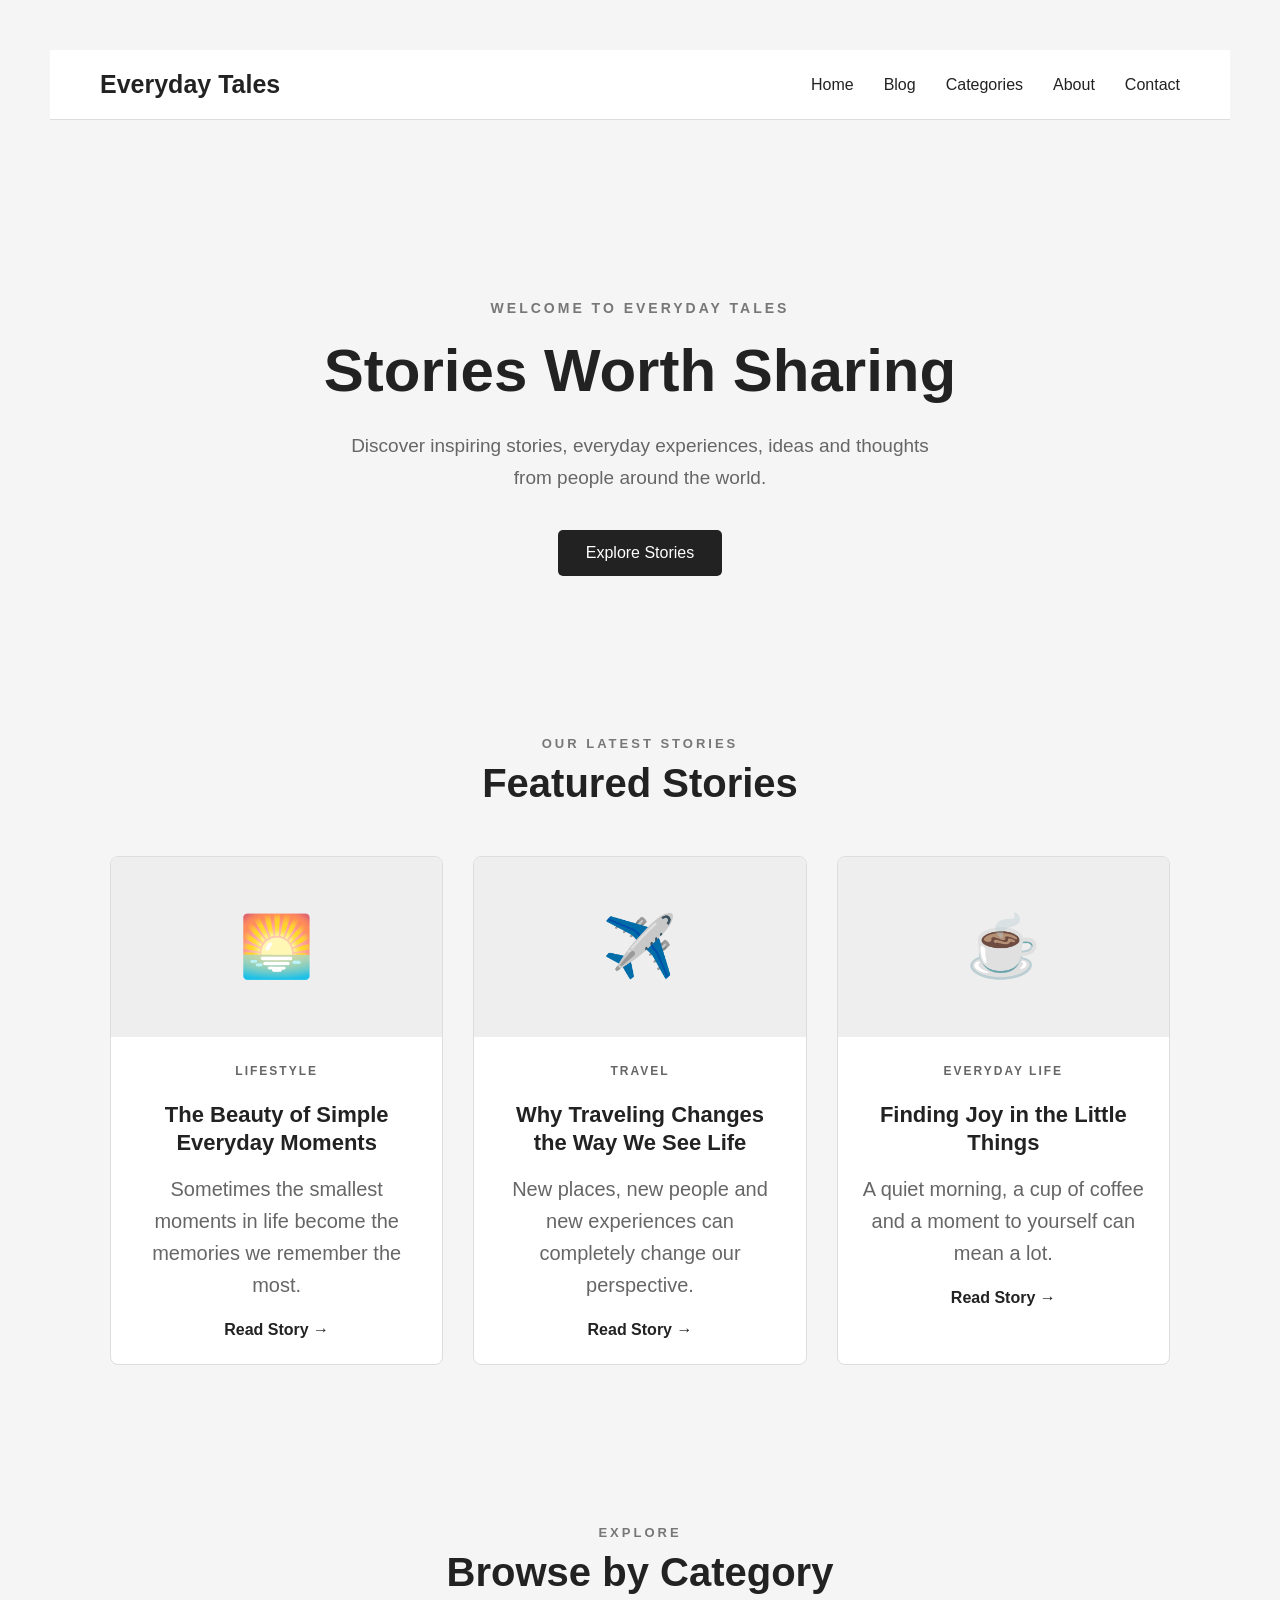
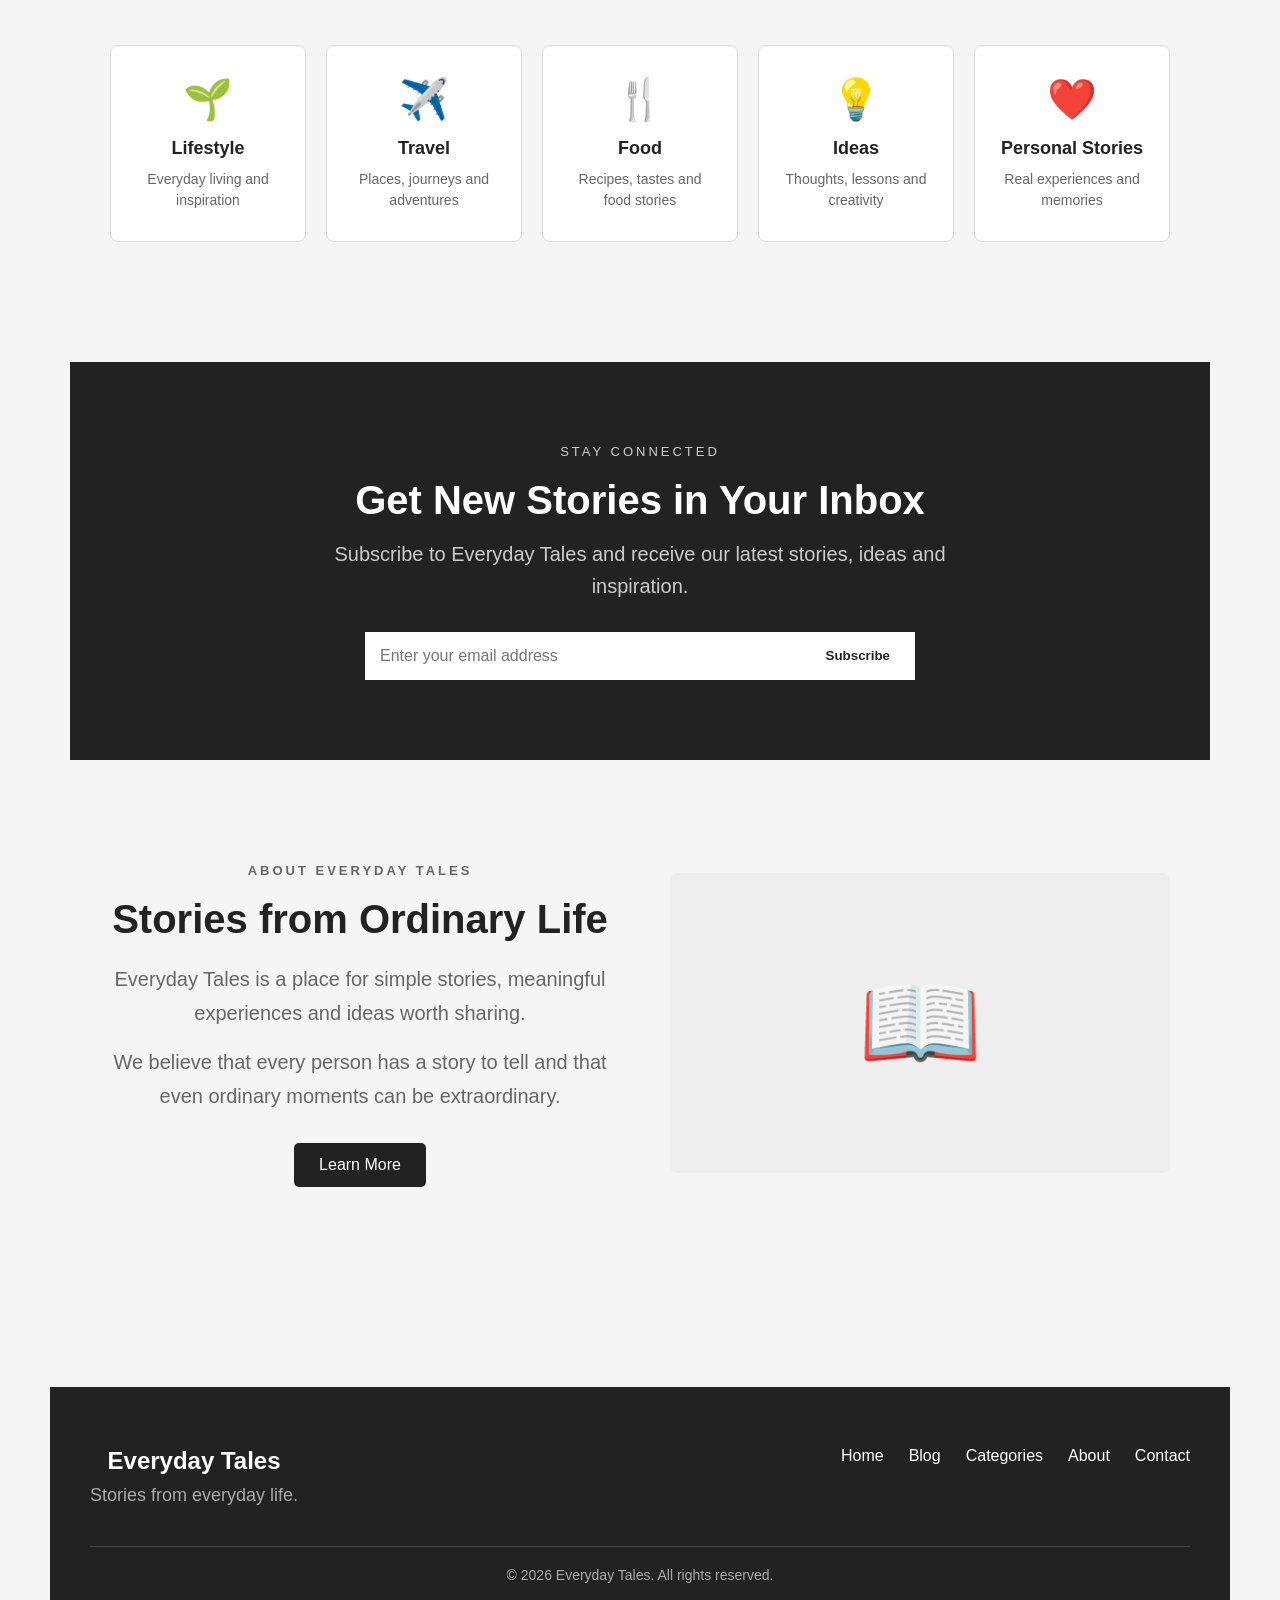
<file: index.html>
<!DOCTYPE html>
<html lang="en">

<head>
    <meta charset="UTF-8">
    <meta name="viewport" content="width=device-width, initial-scale=1.0">

    <title>Everyday Tales</title>

    <link rel="stylesheet" href="style.css">
</head>

<body>

    <!-- Navigation Bar -->
    <header>
        <nav class="navbar">

            <div class="logo">
                Everyday Tales
            </div>

            <ul class="nav-links">
                <li><a href="index.html">Home</a></li>
                <li><a href="blog.html">Blog</a></li>
                <li><a href="categories.html">Categories</a></li>
                <li>
                    <a href="About.html">About</a>
                </li>
                <li><a href="contact.html">Contact</a></li>
            </ul>
                
        </nav>
    </header>


    <!-- Main Content -->
    <main>

    <section class="hero">

        <p class="hero-tag">WELCOME TO EVERYDAY TALES</p>

        <h1>Stories Worth Sharing</h1>

        <p class="hero-description">
            Discover inspiring stories, everyday experiences,
            ideas and thoughts from people around the world.
        </p>

        <a href="blog.html" class="hero-button">Explore Stories</a>

    </section>
<!-- Featured Stories -->

<section class="featured">

    <div class="section-heading">
        <p>OUR LATEST STORIES</p>
        <h2>Featured Stories</h2>
    </div>

    <div class="story-grid">

        <article class="story-card">

            <div class="story-image">
                🌅
            </div>

            <div class="story-content">

                <p class="story-category">LIFESTYLE</p>

                <h3>The Beauty of Simple Everyday Moments</h3>

                <p>
                    Sometimes the smallest moments in life
                    become the memories we remember the most.
                </p>

                <a href="#">Read Story →</a>

            </div>

        </article>


        <article class="story-card">

            <div class="story-image">
                ✈️
            </div>

            <div class="story-content">

                <p class="story-category">TRAVEL</p>

                <h3>Why Traveling Changes the Way We See Life</h3>

                <p>
                    New places, new people and new experiences
                    can completely change our perspective.
                </p>

                <a href="#">Read Story →</a>

            </div>

        </article>


        <article class="story-card">

            <div class="story-image">
                ☕
            </div>

            <div class="story-content">

                <p class="story-category">EVERYDAY LIFE</p>

                <h3>Finding Joy in the Little Things</h3>

                <p>
                    A quiet morning, a cup of coffee and a
                    moment to yourself can mean a lot.
                </p>

                <a href="#">Read Story →</a>

            </div>

        </article>

    </div>

</section>
<!-- Categories Section -->

    <section class="categories">

        <div class="section-heading">
            <p>EXPLORE</p>
            <h2>Browse by Category</h2>
        </div>

        <div class="category-grid">

            <a href="#" class="category-card">
                <span>🌱</span>
                <h3>Lifestyle</h3>
                <p>Everyday living and inspiration</p>
            </a>

            <a href="#" class="category-card">
                <span>✈️</span>
                <h3>Travel</h3>
                <p>Places, journeys and adventures</p>
            </a>

            <a href="#" class="category-card">
                <span>🍴</span>
                <h3>Food</h3>
                <p>Recipes, tastes and food stories</p>
            </a>

            <a href="#" class="category-card">
                <span>💡</span>
                <h3>Ideas</h3>
                <p>Thoughts, lessons and creativity</p>
            </a>

            <a href="#" class="category-card">
                <span>❤️</span>
                <h3>Personal Stories</h3>
                <p>Real experiences and memories</p>
            </a>

        </div>

    </section>
    <!-- Newsletter Section -->

<section class="newsletter">

    <div class="newsletter-content">

        <p class="newsletter-tag">STAY CONNECTED</p>

        <h2>Get New Stories in Your Inbox</h2>

        <p>
            Subscribe to Everyday Tales and receive our latest
            stories, ideas and inspiration.
        </p>

        <form class="newsletter-form">

            <input
                type="email"
                placeholder="Enter your email address"
                required
            >

            <button type="submit">
                Subscribe
            </button>

        </form>

    </div>

</section>
<!-- About Section -->

<section class="about">

    <div class="about-content">

        <div class="about-text">

            <p class="about-tag">ABOUT EVERYDAY TALES</p>

            <h2>Stories from Ordinary Life</h2>

            <p>
                Everyday Tales is a place for simple stories,
                meaningful experiences and ideas worth sharing.
            </p>

            <p>
                We believe that every person has a story to tell
                and that even ordinary moments can be extraordinary.
            </p>

            <a href="#" class="about-button">Learn More</a>

        </div>

        <div class="about-image">
            📖
        </div>

    </div>

</section>
</main>
<!-- Footer -->

<footer>

    <div class="footer-content">

        <div class="footer-brand">

            <h2>Everyday Tales</h2>

            <p>
                Stories from everyday life.
            </p>

        </div>

        <div class="footer-links">

            <a href="index.html">Home</a>
            <a href="blog.html">Blog</a>
            <a href="categories.html">Categories</a>
            <a href="about.html">About</a>
            <a href="contact.html">Contact</a>

        </div>

    </div>

    <div class="footer-bottom">

        <p>
            © 2026 Everyday Tales. All rights reserved.
        </p>

    </div>

</footer>
</body>

</html>
</file>
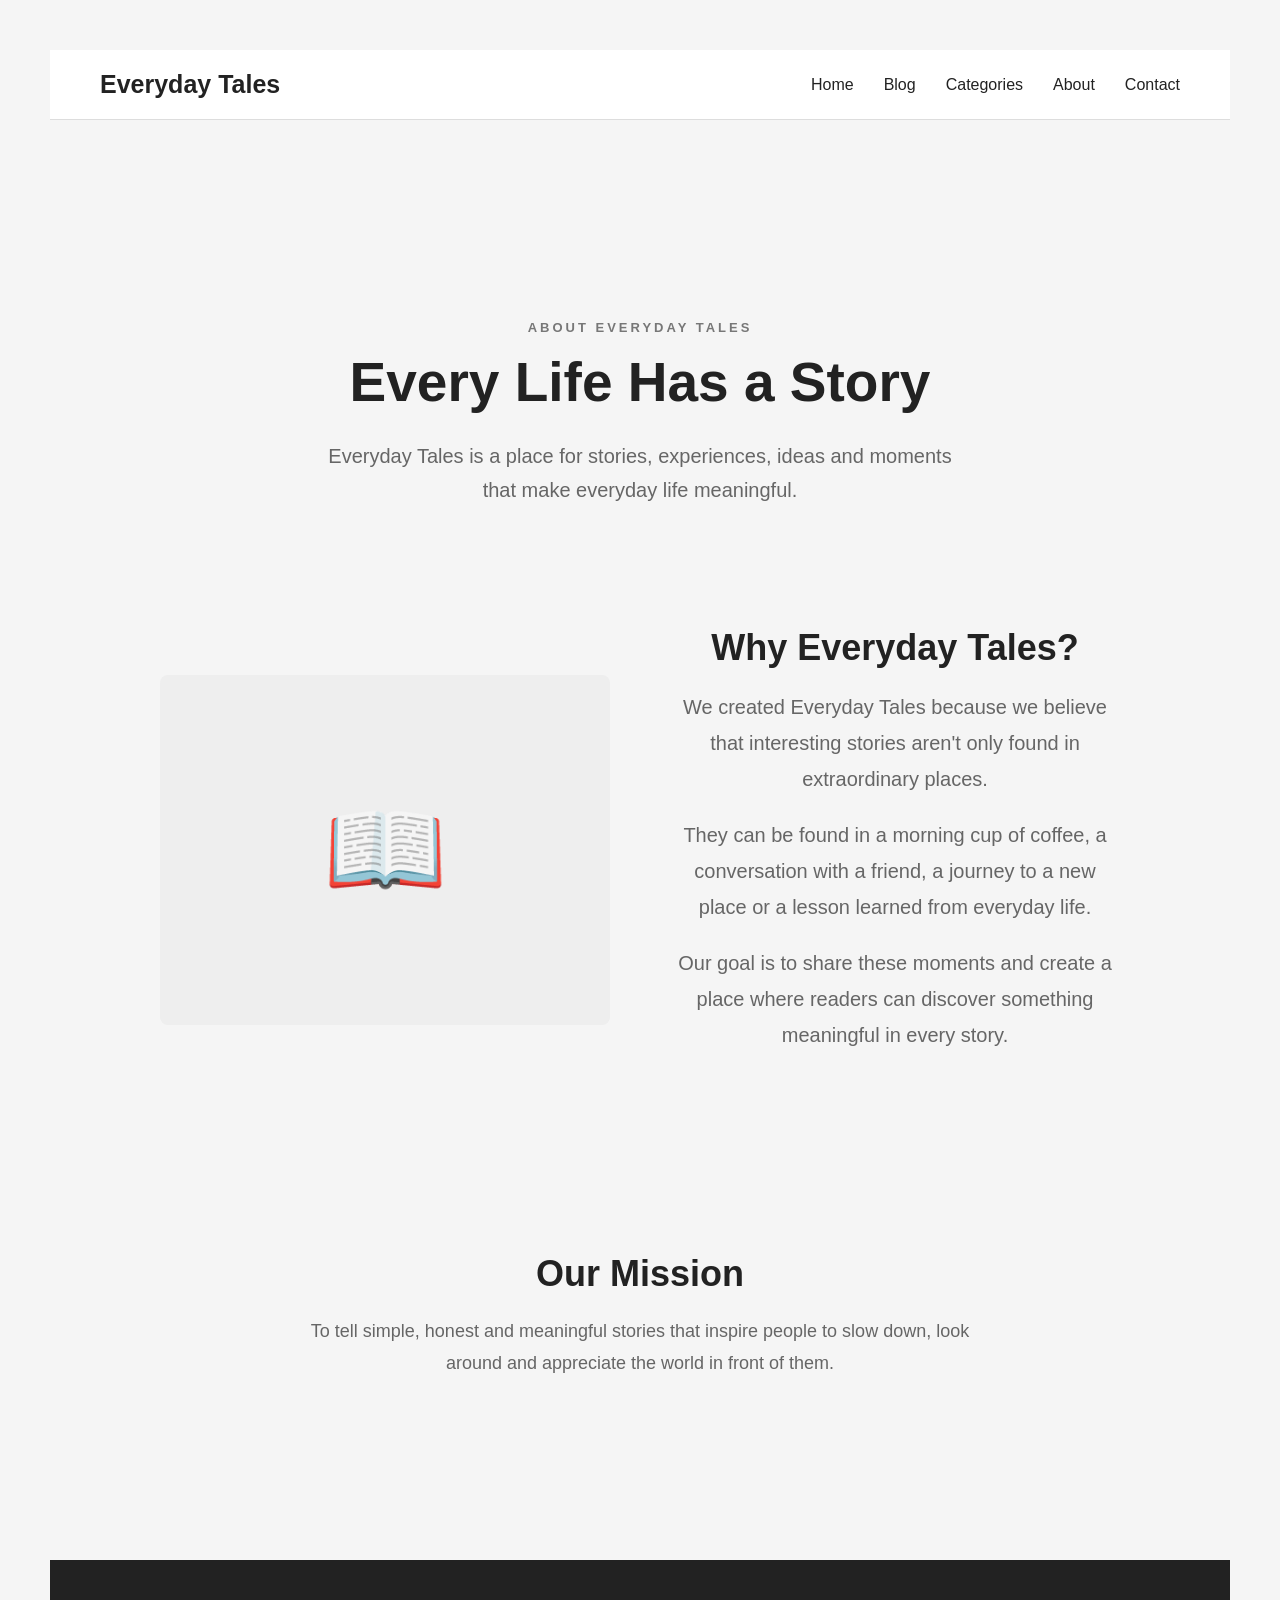
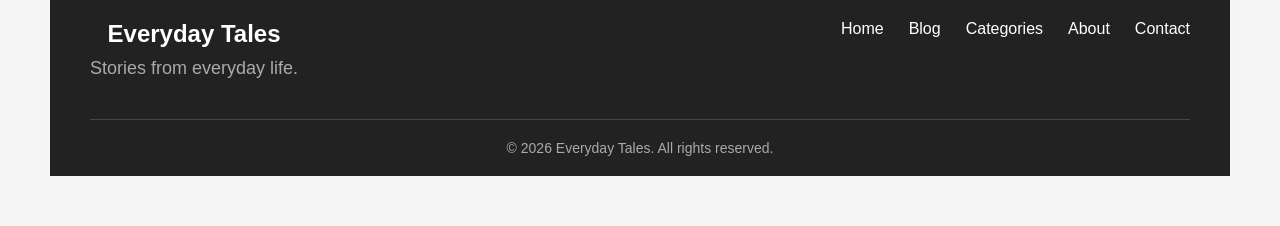
<file: about.html>
<!DOCTYPE html>
<html lang="en">

<head>

    <meta charset="UTF-8">

    <meta name="viewport"
          content="width=device-width, initial-scale=1.0">

    <title>About - Everyday Tales</title>

    <link rel="stylesheet" href="style.css">

</head>

<body>

    <!-- Navigation -->

    <header>

        <nav class="navbar">

            <div class="logo">
                Everyday Tales
            </div>

            <ul class="nav-links">

                <li>
                    <a href="index.html">Home</a>
                </li>

                <li>
                    <a href="blog.html">Blog</a>
                </li>

                <li>
                    <a href="categories.html">Categories</a>
                </li>

                <li>
                    <a href="about.html">About</a>
                </li>

                <li>
                    <a href="contact.html">Contact</a>
                </li>

            </ul>

        </nav>

    </header>


    <!-- About Page -->

    <main>

        <section class="about-page">

            <p class="about-tag">
                ABOUT EVERYDAY TALES
            </p>

            <h1>
                Every Life Has a Story
            </h1>

            <p class="about-intro">
                Everyday Tales is a place for stories,
                experiences, ideas and moments that make
                everyday life meaningful.
            </p>

        </section>


        <section class="about-story">

            <div class="about-story-image">
                📖
            </div>

            <div class="about-story-text">

                <h2>
                    Why Everyday Tales?
                </h2>

                <p>
                    We created Everyday Tales because we believe
                    that interesting stories aren't only found in
                    extraordinary places.
                </p>

                <p>
                    They can be found in a morning cup of coffee,
                    a conversation with a friend, a journey to a
                    new place or a lesson learned from everyday life.
                </p>

                <p>
                    Our goal is to share these moments and create
                    a place where readers can discover something
                    meaningful in every story.
                </p>

            </div>

        </section>


        <section class="about-mission">

            <h2>
                Our Mission
            </h2>

            <p>
                To tell simple, honest and meaningful stories
                that inspire people to slow down, look around
                and appreciate the world in front of them.
            </p>

        </section>

    </main>


    <!-- Footer -->

    <footer>

        <div class="footer-content">

            <div class="footer-brand">

                <h2>Everyday Tales</h2>

                <p>
                    Stories from everyday life.
                </p>

            </div>

            <div class="footer-links">

                <a href="index.html">Home</a>
                <a href="blog.html">Blog</a>
                <a href="categories.html">Categories</a>
                <a href="about.html">About</a>
                <a href="contact.html">Contact</a>

            </div>

        </div>

        <div class="footer-bottom">

            <p>
                © 2026 Everyday Tales. All rights reserved.
            </p>

        </div>

    </footer>

</body>

</html>
</file>
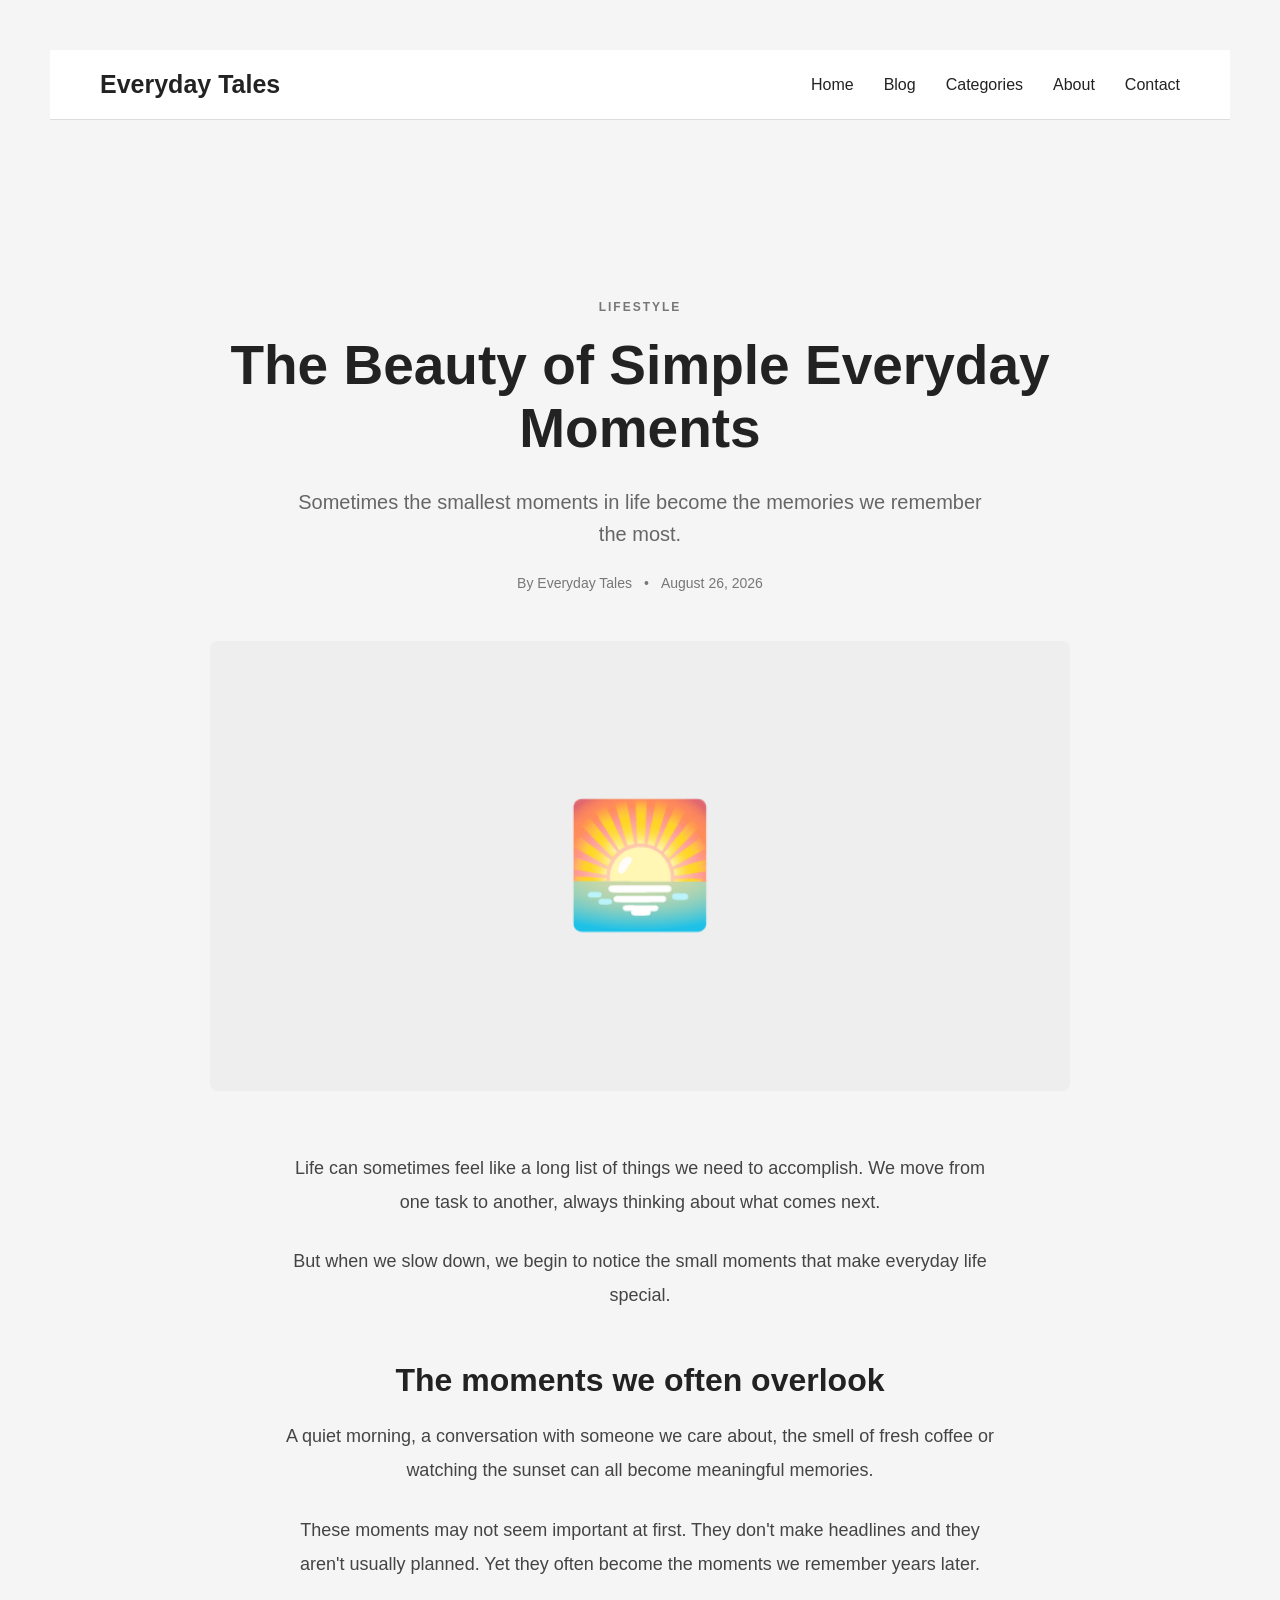
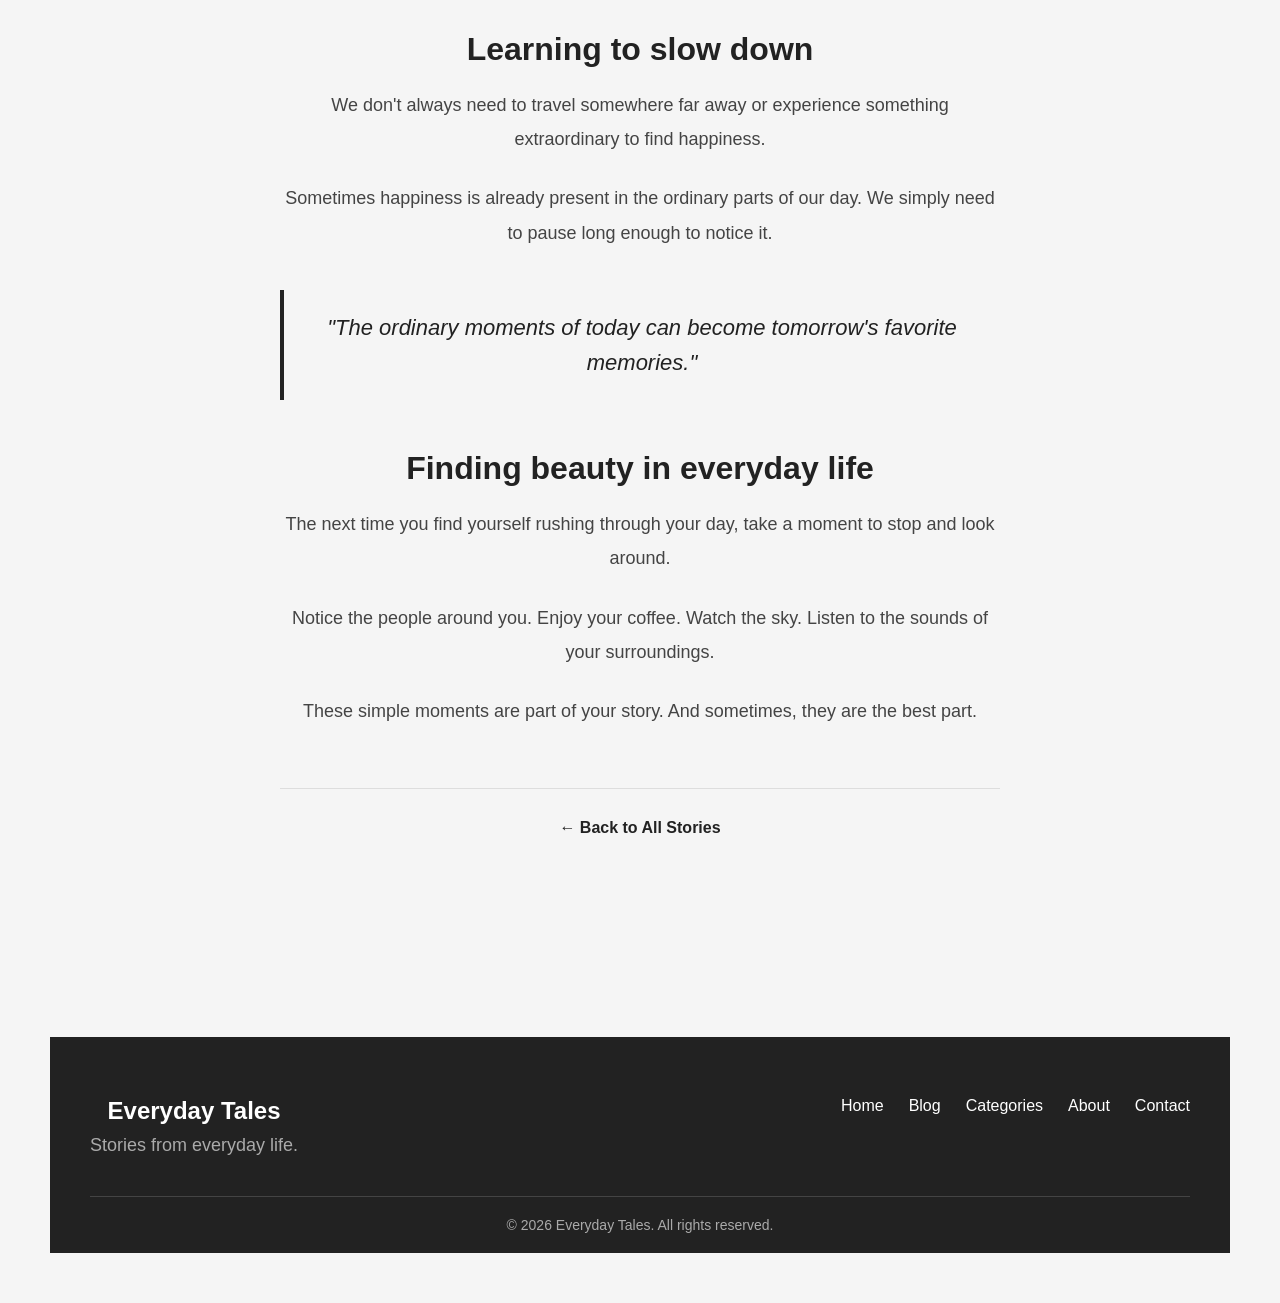
<file: article.html>
<!DOCTYPE html>
<html lang="en">

<head>

    <meta charset="UTF-8">

    <meta name="viewport"
          content="width=device-width, initial-scale=1.0">

    <title>The Beauty of Simple Everyday Moments - Everyday Tales</title>

    <link rel="stylesheet" href="style.css">

</head>

<body>

    <!-- Navigation -->

    <header>

        <nav class="navbar">

            <div class="logo">
                Everyday Tales
            </div>

            <ul class="nav-links">

                <li>
                    <a href="index.html">Home</a>
                </li>

                <li>
                    <a href="blog.html">Blog</a>
                </li>

                <li>
                    <a href="#">Categories</a>
                </li>

                <li>
                    <a href="#">About</a>
                </li>

                <li>
                    <a href="#">Contact</a>
                </li>

            </ul>

        </nav>

    </header>


    <!-- Article -->

    <main>

        <article class="article">

            <header class="article-header">

                <p class="story-category">
                    LIFESTYLE
                </p>

                <h1>
                    The Beauty of Simple Everyday Moments
                </h1>

                <p class="article-description">
                    Sometimes the smallest moments in life
                    become the memories we remember the most.
                </p>

                <div class="article-meta">

                    <span>By Everyday Tales</span>

                    <span>•</span>

                    <span>August 26, 2026</span>

                </div>

            </header>


            <!-- Article Image -->

            <div class="article-image">
                🌅
            </div>


            <!-- Article Content -->

            <div class="article-content">

                <p>
                    Life can sometimes feel like a long list of
                    things we need to accomplish. We move from one
                    task to another, always thinking about what
                    comes next.
                </p>

                <p>
                    But when we slow down, we begin to notice the
                    small moments that make everyday life special.
                </p>

                <h2>
                    The moments we often overlook
                </h2>

                <p>
                    A quiet morning, a conversation with someone
                    we care about, the smell of fresh coffee or
                    watching the sunset can all become meaningful
                    memories.
                </p>

                <p>
                    These moments may not seem important at first.
                    They don't make headlines and they aren't usually
                    planned. Yet they often become the moments we
                    remember years later.
                </p>

                <h2>
                    Learning to slow down
                </h2>

                <p>
                    We don't always need to travel somewhere far
                    away or experience something extraordinary to
                    find happiness.
                </p>

                <p>
                    Sometimes happiness is already present in the
                    ordinary parts of our day. We simply need to
                    pause long enough to notice it.
                </p>

                <blockquote>
                    "The ordinary moments of today can become
                    tomorrow's favorite memories."
                </blockquote>

                <h2>
                    Finding beauty in everyday life
                </h2>

                <p>
                    The next time you find yourself rushing through
                    your day, take a moment to stop and look around.
                </p>

                <p>
                    Notice the people around you. Enjoy your coffee.
                    Watch the sky. Listen to the sounds of your
                    surroundings.
                </p>

                <p>
                    These simple moments are part of your story.
                    And sometimes, they are the best part.
                </p>

            </div>


            <!-- Back to Blog -->

            <div class="article-navigation">

                <a href="blog.html">
                    ← Back to All Stories
                </a>

            </div>

        </article>

    </main>


    <!-- Footer -->

    <footer>

        <div class="footer-content">

            <div class="footer-brand">

                <h2>Everyday Tales</h2>

                <p>
                    Stories from everyday life.
                </p>

            </div>

            <div class="footer-links">

                <a href="index.html">Home</a>

                <a href="blog.html">Blog</a>

                <a href="categories.html">Categories</a>

                <a href="about.html">About</a>

                <a href="contact.html">Contact</a>

            </div>

        </div>

        <div class="footer-bottom">

            <p>
                © 2026 Everyday Tales. All rights reserved.
            </p>

        </div>

    </footer>

</body>

</html>
</file>
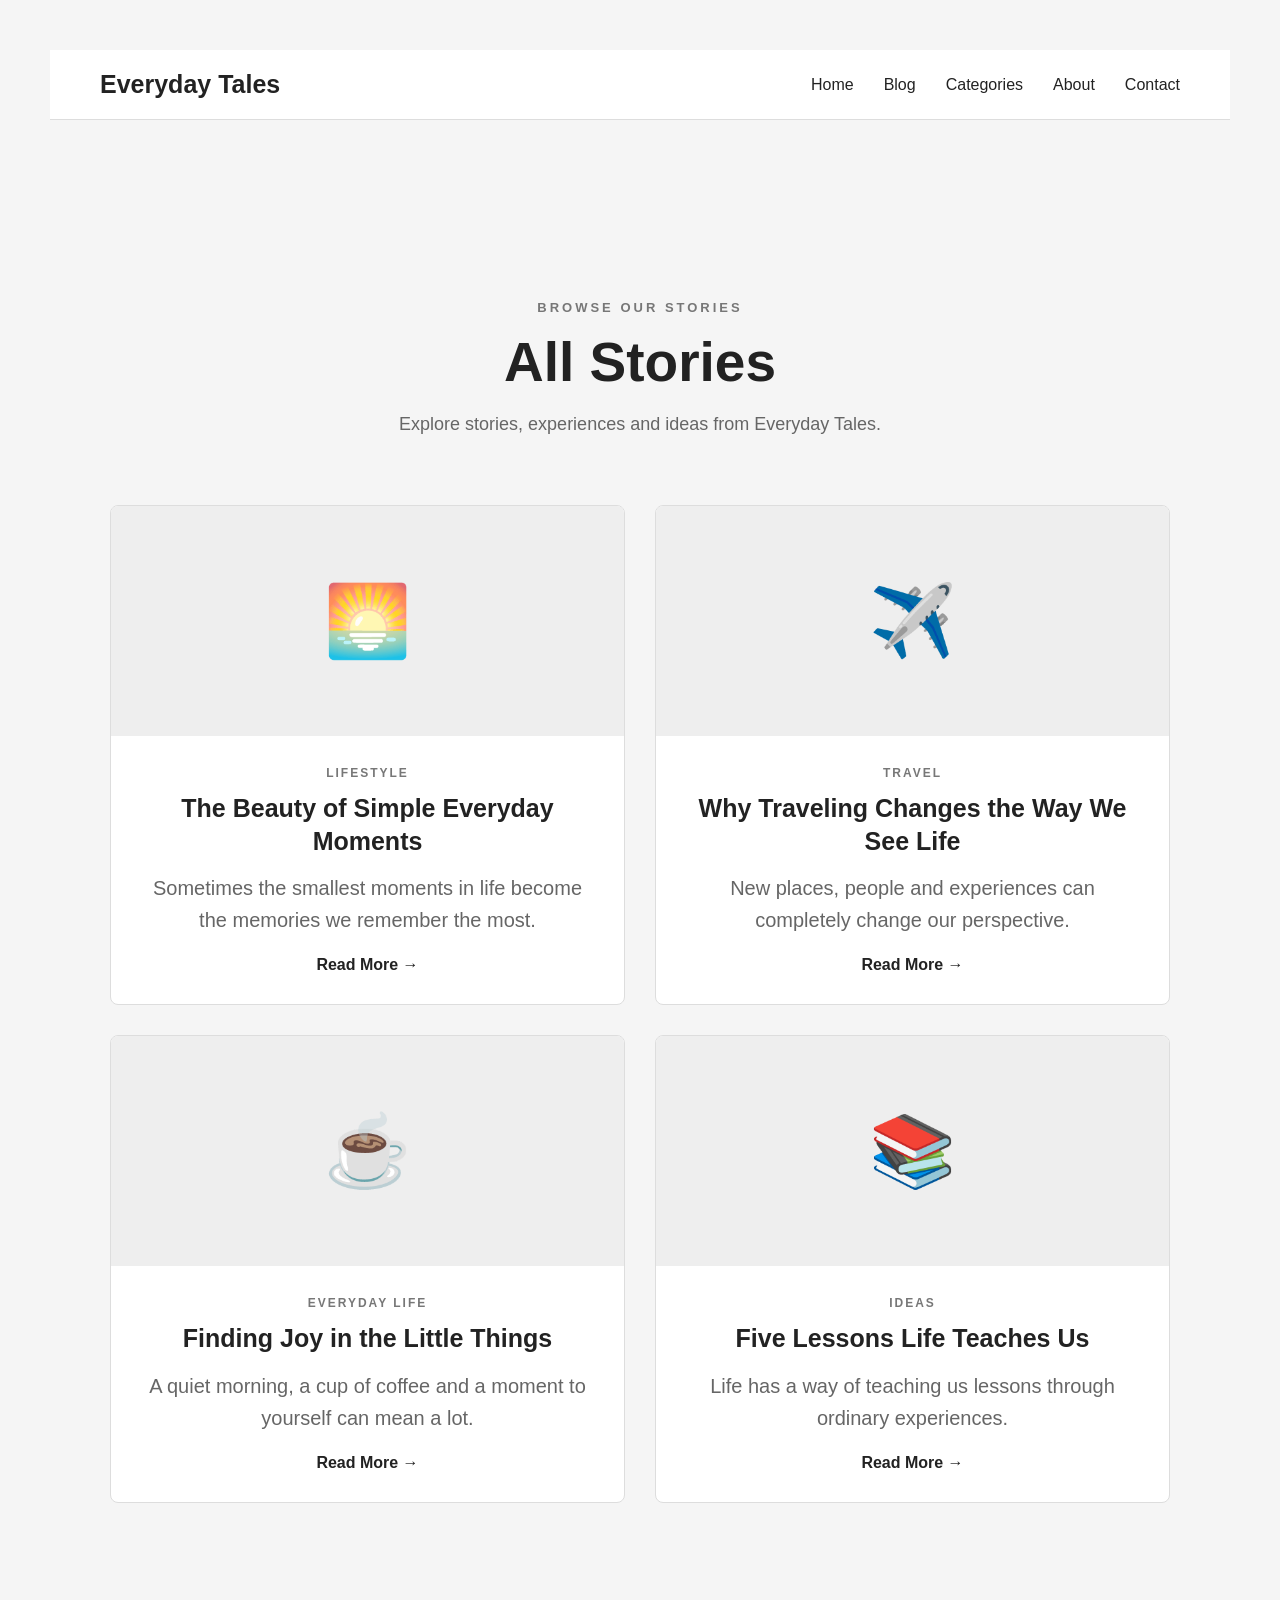
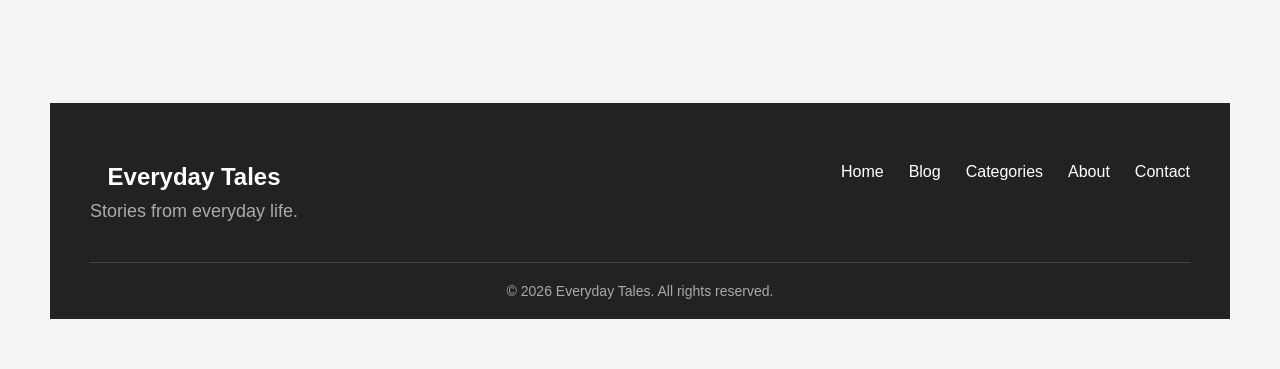
<file: blog.html>
<!DOCTYPE html>
<html lang="en">

<head>

    <meta charset="UTF-8">

    <meta name="viewport"
          content="width=device-width, initial-scale=1.0">

    <title>Blog - Everyday Tales</title>

    <link rel="stylesheet" href="style.css">

</head>

<body>

    <!-- Navigation -->

    <header>

        <nav class="navbar">

            <div class="logo">
                Everyday Tales
            </div>

            <ul class="nav-links">

                <li>
                    <a href="index.html">Home</a>
                </li>

                <li>
                    <a href="blog.html">Blog</a>
                </li>

                <li>
                    <a href="#">Categories</a>
                </li>

                <li>
                    <a href="#">About</a>
                </li>

                <li>
                    <a href="#">Contact</a>
                </li>

            </ul>

        </nav>

    </header>


    <!-- Blog Header -->

    <main>

        <section class="blog-header">

            <p>BROWSE OUR STORIES</p>

            <h1>All Stories</h1>

            <p>
                Explore stories, experiences and ideas
                from Everyday Tales.
            </p>

        </section>


        <!-- Blog Posts -->

        <section class="blog-posts">

            <article class="blog-card">

                <div class="blog-image">
                    🌅
                </div>

                <div class="blog-card-content">

                    <p class="story-category">
                        LIFESTYLE
                    </p>

                    <h2>
                        The Beauty of Simple Everyday Moments
                    </h2>

                    <p>
                        Sometimes the smallest moments in life
                        become the memories we remember the most.
                    </p>

                    <a href="article.html">
                        Read More →
                    </a>

                </div>

            </article>


            <article class="blog-card">

                <div class="blog-image">
                    ✈️
                </div>

                <div class="blog-card-content">

                    <p class="story-category">
                        TRAVEL
                    </p>

                    <h2>
                        Why Traveling Changes the Way We See Life
                    </h2>

                    <p>
                        New places, people and experiences
                        can completely change our perspective.
                    </p>

                    <a href="article.html">
                        Read More →
                    </a>

                </div>

            </article>


            <article class="blog-card">

                <div class="blog-image">
                    ☕
                </div>

                <div class="blog-card-content">

                    <p class="story-category">
                        EVERYDAY LIFE
                    </p>

                    <h2>
                        Finding Joy in the Little Things
                    </h2>

                    <p>
                        A quiet morning, a cup of coffee and
                        a moment to yourself can mean a lot.
                    </p>

                    <a href="#">
                        Read More →
                    </a>

                </div>

            </article>


            <article class="blog-card">

                <div class="blog-image">
                    📚
                </div>

                <div class="blog-card-content">

                    <p class="story-category">
                        IDEAS
                    </p>

                    <h2>
                        Five Lessons Life Teaches Us
                    </h2>

                    <p>
                        Life has a way of teaching us lessons
                        through ordinary experiences.
                    </p>

                    <a href="#">
                        Read More →
                    </a>

                </div>

            </article>

        </section>

    </main>


    <!-- Footer -->

    <footer>

        <div class="footer-content">

            <div class="footer-brand">

                <h2>Everyday Tales</h2>

                <p>
                    Stories from everyday life.
                </p>

            </div>

            <div class="footer-links">

                <a href="index.html">Home</a>
                <a href="blog.html">Blog</a>
                <a href="#">Categories</a>
                <a href="#">About</a>
                <a href="#">Contact</a>

            </div>

        </div>

        <div class="footer-bottom">

            <p>
                © 2026 Everyday Tales. All rights reserved.
            </p>

        </div>

    </footer>

</body>

</html>
</file>
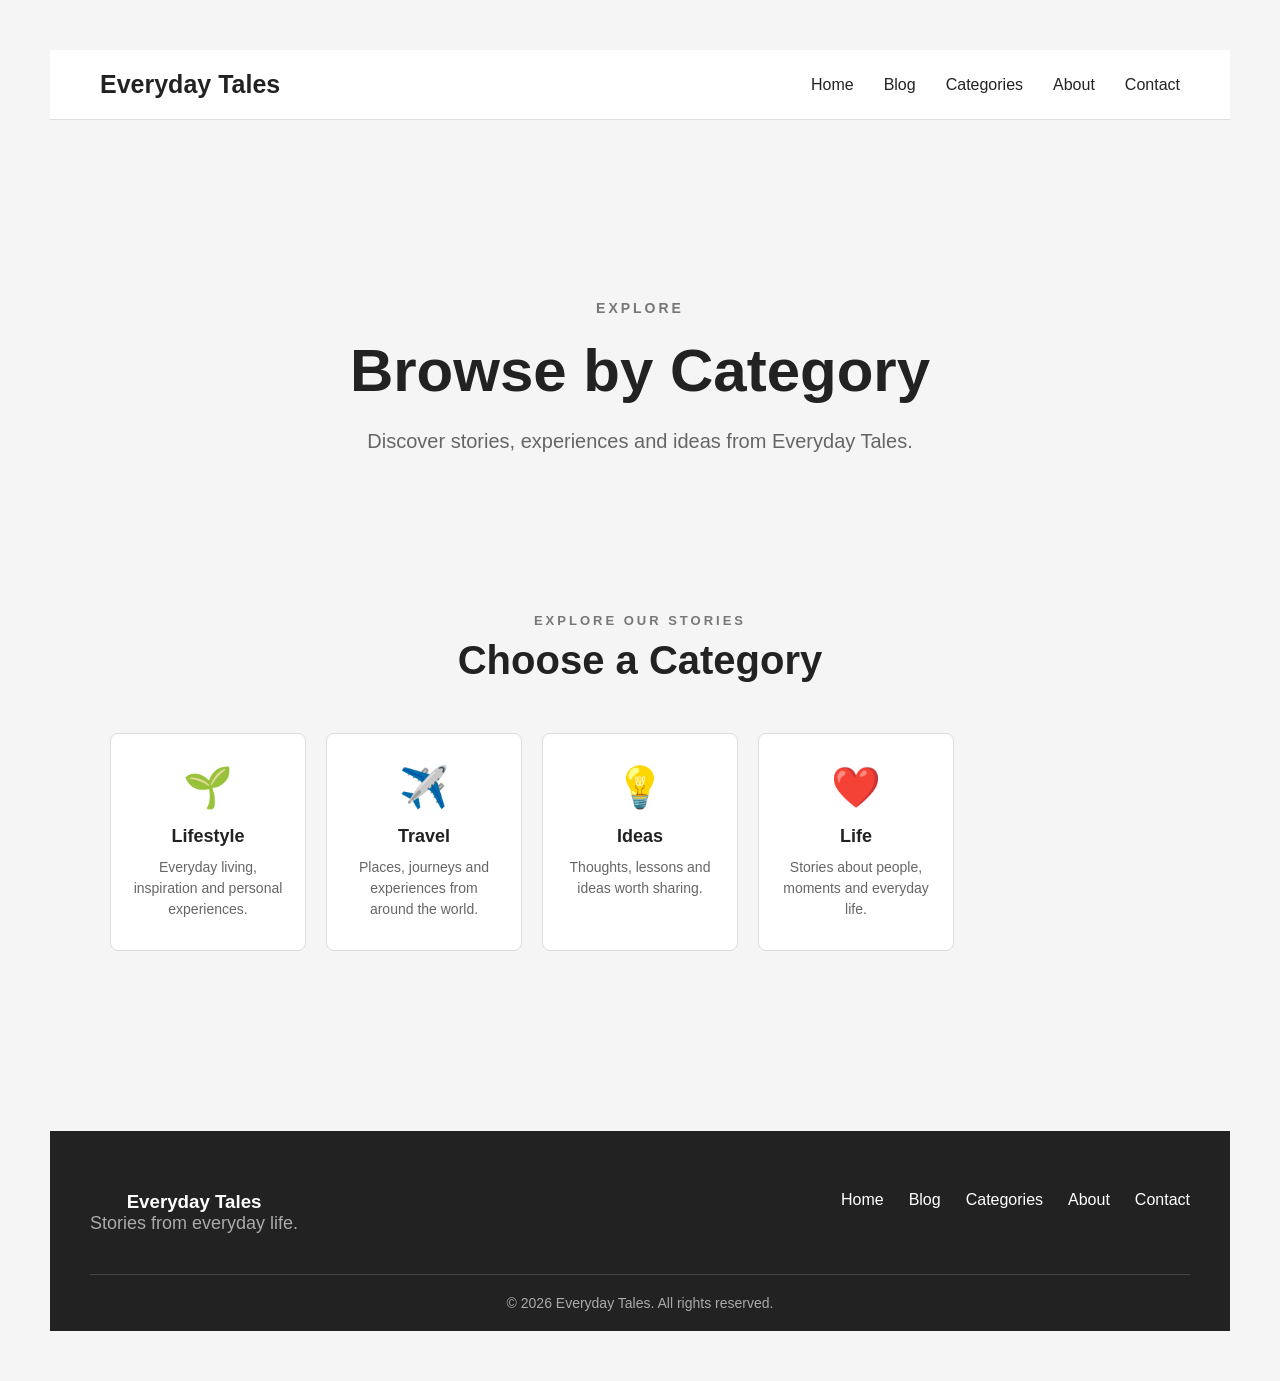
<file: categories.html>
<!DOCTYPE html>
<html lang="en">
<head>
    <meta charset="UTF-8">
    <meta name="viewport" content="width=device-width, initial-scale=1.0">
    <title>Categories - Everyday Tales</title>
    <link rel="stylesheet" href="style.css">
</head>

<body>

<header>
    <nav class="navbar">

        <div class="logo">
            Everyday Tales
        </div>

        <ul class="nav-links">
            <li><a href="index.html">Home</a></li>
            <li><a href="blog.html">Blog</a></li>
            <li><a href="categories.html">Categories</a></li>
            <li><a href="about.html">About</a></li>
            <li><a href="contact.html">Contact</a></li>
        </ul>

    </nav>
</header>

<main>

    <section class="hero">
        <p class="hero-tag">EXPLORE</p>
        <h1>Browse by Category</h1>
        <p>
            Discover stories, experiences and ideas from Everyday Tales.
        </p>
    </section>

    <section class="categories">

        <div class="section-heading">
            <p>EXPLORE OUR STORIES</p>
            <h2>Choose a Category</h2>
        </div>

        <div class="category-grid">

            <a href="blog.html" class="category-card">
                <span>🌱</span>
                <h3>Lifestyle</h3>
                <p>Everyday living, inspiration and personal experiences.</p>
            </a>

            <a href="blog.html" class="category-card">
                <span>✈️</span>
                <h3>Travel</h3>
                <p>Places, journeys and experiences from around the world.</p>
            </a>

            <a href="blog.html" class="category-card">
                <span>💡</span>
                <h3>Ideas</h3>
                <p>Thoughts, lessons and ideas worth sharing.</p>
            </a>

            <a href="blog.html" class="category-card">
                <span>❤️</span>
                <h3>Life</h3>
                <p>Stories about people, moments and everyday life.</p>
            </a>

        </div>

    </section>

</main>

<footer>
    <div class="footer-content">

        <div class="footer-brand">
            <h3>Everyday Tales</h3>
            <p>Stories from everyday life.</p>
        </div>

        <div class="footer-links">
            <a href="index.html">Home</a>
            <a href="blog.html">Blog</a>
            <a href="categories.html">Categories</a>
            <a href="about.html">About</a>
            <a href="contact.html">Contact</a>
        </div>

    </div>

    <div class="footer-bottom">
        <p>© 2026 Everyday Tales. All rights reserved.</p>
    </div>
</footer>

</body>
</html>
</file>
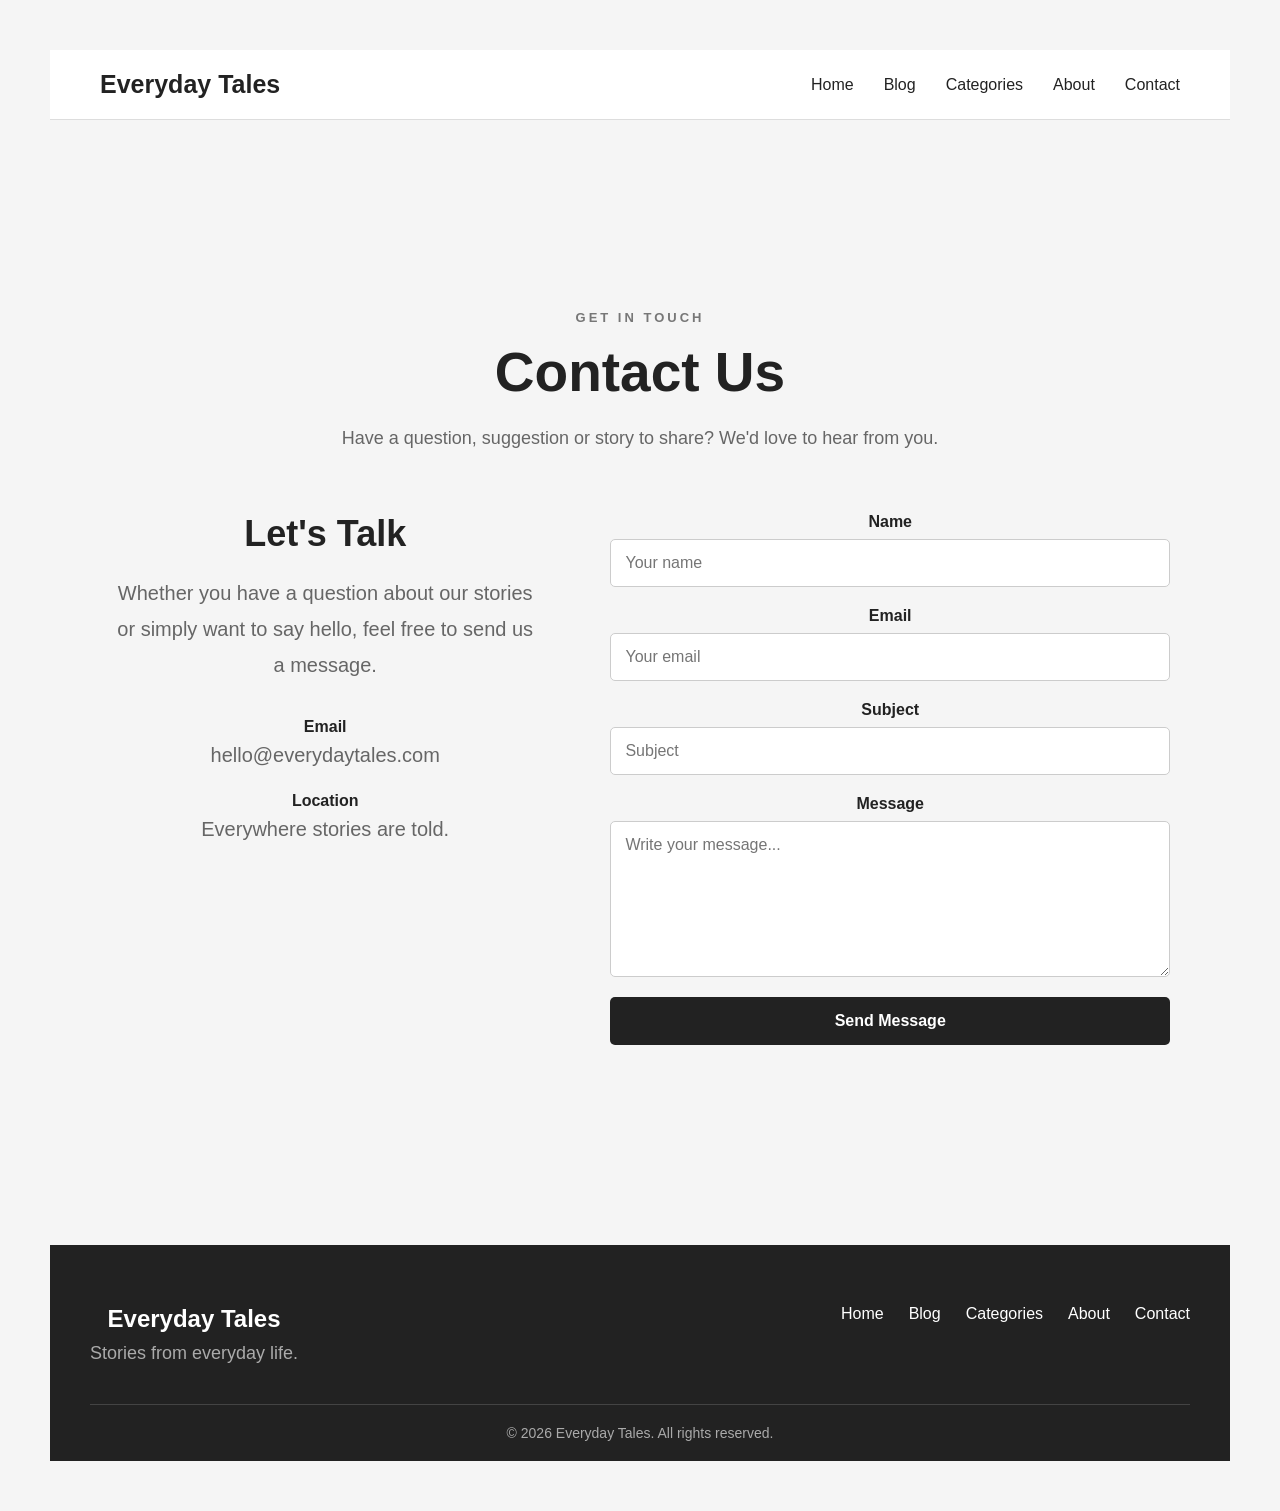
<file: contact.html>
<!DOCTYPE html>
<html lang="en">

<head>

    <meta charset="UTF-8">

    <meta name="viewport"
          content="width=device-width, initial-scale=1.0">

    <title>Contact - Everyday Tales</title>

    <link rel="stylesheet" href="style.css">

</head>

<body>

    <!-- Navigation -->

    <header>

        <nav class="navbar">

            <div class="logo">
                Everyday Tales
            </div>

            <ul class="nav-links">

                <li>
                    <a href="index.html">Home</a>
                </li>

                <li>
                    <a href="css/blog.html">Blog</a>
                </li>

                <li>
                    <a href="categories.html">Categories</a>
                </li>

                <li>
                    <a href="about.html">About</a>
                </li>

                <li>
                    <a href="contact.html">Contact</a>
                </li>

            </ul>

        </nav>

    </header>


    <!-- Contact Page -->

    <main>

        <section class="contact-page">

            <div class="contact-header">

                <p>GET IN TOUCH</p>

                <h1>Contact Us</h1>

                <p>
                    Have a question, suggestion or story to share?
                    We'd love to hear from you.
                </p>

            </div>


            <div class="contact-container">

                <!-- Contact Information -->

                <div class="contact-info">

                    <h2>Let's Talk</h2>

                    <p>
                        Whether you have a question about our stories
                        or simply want to say hello, feel free to
                        send us a message.
                    </p>

                    <div class="contact-detail">
                        <strong>Email</strong>
                        <p>hello@everydaytales.com</p>
                    </div>

                    <div class="contact-detail">
                        <strong>Location</strong>
                        <p>Everywhere stories are told.</p>
                    </div>

                </div>


                <!-- Contact Form -->

                <form class="contact-form">

                    <label for="name">
                        Name
                    </label>

                    <input
                        type="text"
                        id="name"
                        name="name"
                        placeholder="Your name"
                        required
                    >


                    <label for="email">
                        Email
                    </label>

                    <input
                        type="email"
                        id="email"
                        name="email"
                        placeholder="Your email"
                        required
                    >


                    <label for="subject">
                        Subject
                    </label>

                    <input
                        type="text"
                        id="subject"
                        name="subject"
                        placeholder="Subject"
                        required
                    >


                    <label for="message">
                        Message
                    </label>

                    <textarea
                        id="message"
                        name="message"
                        rows="7"
                        placeholder="Write your message..."
                        required
                    ></textarea>


                    <button type="submit">
                        Send Message
                    </button>

                </form>

            </div>

        </section>

    </main>


    <!-- Footer -->

    <footer>

        <div class="footer-content">

            <div class="footer-brand">

                <h2>Everyday Tales</h2>

                <p>
                    Stories from everyday life.
                </p>

            </div>

            <div class="footer-links">

                <a href="index.html">Home</a>
                <a href="blog.html">Blog</a>
                <a href="categories.html">Categories</a>
                <a href="about.html">About</a>
                <a href="contact.html">Contact</a>

            </div>

        </div>

        <div class="footer-bottom">

            <p>
                © 2026 Everyday Tales. All rights reserved.
            </p>

        </div>

    </footer>

</body>

</html>
</file>
<file: style.css>
body {
    font-family: Arial, sans-serif;
    background-color: #f5f5f5;
    text-align: center;
    padding: 50px;
}

h1 {
    color: #222;
    font-size: 40px;
}

p {
    color: #666;
    font-size: 18px;
}
/* Basic settings */

* {
    margin: 0;
    padding: 0;
    box-sizing: border-box;
}

body {
    font-family: Arial, sans-serif;
    background-color: #f5f5f5;
    color: #222;
}


/* Navigation bar */

.navbar {
    background-color: white;

    display: flex;
    align-items: center;
    justify-content: space-between;

    padding: 20px 50px;

    border-bottom: 1px solid #ddd;
}


/* Website logo */

.logo {
    font-size: 25px;
    font-weight: bold;
}


/* Navigation links */

.nav-links {
    list-style: none;

    display: flex;
    gap: 30px;
}

.nav-links a {
    text-decoration: none;
    color: #222;
    font-size: 16px;
}

.nav-links a:hover {
    color: #777;
}


/* Main content */

main {
    text-align: center;
    padding: 100px 20px;
}

main h1 {
    font-size: 50px;
    margin-bottom: 20px;
}

main p {
    font-size: 20px;
    color: #666;
}
/* Hero Section */

.hero {
    max-width: 800px;
    margin: 0 auto;
    padding: 80px 20px;
}

.hero-tag {
    font-size: 14px;
    font-weight: bold;
    letter-spacing: 3px;
    color: #777;
    margin-bottom: 20px;
}

.hero h1 {
    font-size: 60px;
    margin-bottom: 25px;
}

.hero-description {
    max-width: 600px;
    margin: 0 auto 35px;
    font-size: 19px;
    line-height: 1.7;
    color: #666;
}

.hero-button {
    display: inline-block;
    background-color: #222;
    color: white;
    text-decoration: none;
    padding: 14px 28px;
    border-radius: 5px;
    font-size: 16px;
}

.hero-button:hover {
    background-color: #555;
}
/* Featured Stories */

.featured {
    max-width: 1100px;
    margin: 0 auto;
    padding: 80px 20px;
}

.section-heading {
    text-align: center;
    margin-bottom: 50px;
}

.section-heading p {
    font-size: 13px;
    font-weight: bold;
    letter-spacing: 3px;
    color: #777;
    margin-bottom: 10px;
}

.section-heading h2 {
    font-size: 40px;
}


/* Story grid */

.story-grid {
    display: grid;
    grid-template-columns: repeat(3, 1fr);
    gap: 30px;
}


/* Story cards */

.story-card {
    background-color: white;
    border: 1px solid #ddd;
    border-radius: 8px;
    overflow: hidden;
}


/* Story image */

.story-image {
    height: 180px;
    background-color: #eee;

    display: flex;
    align-items: center;
    justify-content: center;

    font-size: 60px;
}


/* Story content */

.story-content {
    padding: 25px;
}

.story-category {
    font-size: 12px;
    font-weight: bold;
    letter-spacing: 2px;
    color: #777;
    margin-bottom: 12px;
}

.story-content h3 {
    font-size: 22px;
    line-height: 1.3;
    margin-bottom: 15px;
}

.story-content p {
    color: #666;
    line-height: 1.6;
    margin-bottom: 20px;
}

.story-content a {
    color: #222;
    font-weight: bold;
    text-decoration: none;
}

.story-content a:hover {
    color: #777;
}
/* Categories Section */

.categories {
    max-width: 1100px;
    margin: 0 auto;
    padding: 80px 20px;
}

.category-grid {
    display: grid;
    grid-template-columns: repeat(5, 1fr);
    gap: 20px;
}

.category-card {
    background-color: white;
    border: 1px solid #ddd;
    border-radius: 8px;
    padding: 30px 20px;
    text-align: center;
    text-decoration: none;
    color: #222;
    transition: transform 0.2s ease;
}

.category-card:hover {
    transform: translateY(-5px);
}

.category-card span {
    font-size: 40px;
    display: block;
    margin-bottom: 15px;
}

.category-card h3 {
    font-size: 18px;
    margin-bottom: 10px;
}

.category-card p {
    font-size: 14px;
    color: #666;
    line-height: 1.5;
}
/* Newsletter Section */

.newsletter {
    background-color: #222;
    color: white;
    margin-top: 40px;
    padding: 80px 20px;
}

.newsletter-content {
    max-width: 700px;
    margin: 0 auto;
    text-align: center;
}

.newsletter-tag {
    font-size: 13px;
    letter-spacing: 3px;
    margin-bottom: 15px;
}

.newsletter h2 {
    font-size: 40px;
    margin-bottom: 15px;
}

.newsletter p {
    color: #ccc;
    line-height: 1.6;
}

.newsletter-form {
    display: flex;
    max-width: 550px;
    margin: 30px auto 0;
}

.newsletter-form input {
    flex: 1;
    padding: 15px;
    border: none;
    font-size: 16px;
}

.newsletter-form button {
    padding: 15px 25px;
    border: none;
    background-color: white;
    color: #222;
    font-weight: bold;
    cursor: pointer;
}

.newsletter-form button:hover {
    background-color: #ddd;
}
/* About Section */

.about {
    max-width: 1100px;
    margin: 0 auto;
    padding: 100px 20px;
}

.about-content {
    display: grid;
    grid-template-columns: 1fr 1fr;
    gap: 60px;
    align-items: center;
}

.about-tag {
    font-size: 13px;
    font-weight: bold;
    letter-spacing: 3px;
    color: #777;
    margin-bottom: 15px;
}

.about-text h2 {
    font-size: 40px;
    margin-bottom: 20px;
}

.about-text p {
    color: #666;
    line-height: 1.7;
    margin-bottom: 15px;
}

.about-button {
    display: inline-block;
    margin-top: 15px;
    padding: 13px 25px;
    background-color: #222;
    color: white;
    text-decoration: none;
    border-radius: 5px;
}

.about-button:hover {
    background-color: #555;
}

.about-image {
    height: 300px;
    background-color: #eee;
    border-radius: 8px;

    display: flex;
    align-items: center;
    justify-content: center;

    font-size: 100px;
}
/* Footer */

footer {
    background-color: #222;
    color: white;
    padding: 60px 20px 20px;
}

.footer-content {
    max-width: 1100px;
    margin: 0 auto;

    display: flex;
    justify-content: space-between;
    gap: 40px;
}

.footer-brand h2 {
    margin-bottom: 10px;
}

.footer-brand p {
    color: #aaa;
}

.footer-links {
    display: flex;
    gap: 25px;
    flex-wrap: wrap;
}

.footer-links a {
    color: white;
    text-decoration: none;
}

.footer-links a:hover {
    color: #aaa;
}

.footer-bottom {
    max-width: 1100px;
    margin: 40px auto 0;
    padding-top: 20px;
    border-top: 1px solid #444;
    text-align: center;
}

.footer-bottom p {
    color: #aaa;
    font-size: 14px;
}
/* Blog Header */

.blog-header {
    text-align: center;
    padding: 80px 20px 50px;
}

.blog-header > p:first-child {
    font-size: 13px;
    font-weight: bold;
    letter-spacing: 3px;
    color: #777;
    margin-bottom: 15px;
}

.blog-header h1 {
    font-size: 55px;
    margin-bottom: 20px;
}

.blog-header p:last-child {
    color: #666;
    font-size: 18px;
}


/* Blog Posts */

.blog-posts {
    max-width: 1100px;
    margin: 0 auto;
    padding: 20px 20px 100px;

    display: grid;
    grid-template-columns: repeat(2, 1fr);
    gap: 30px;
}


/* Blog Card */

.blog-card {
    background-color: white;
    border: 1px solid #ddd;
    border-radius: 8px;
    overflow: hidden;
}


/* Blog Image */

.blog-image {
    height: 230px;
    background-color: #eee;

    display: flex;
    align-items: center;
    justify-content: center;

    font-size: 70px;
}


/* Blog Content */

.blog-card-content {
    padding: 30px;
}

.blog-card-content h2 {
    font-size: 25px;
    line-height: 1.3;
    margin-bottom: 15px;
}

.blog-card-content > p:not(.story-category) {
    color: #666;
    line-height: 1.6;
    margin-bottom: 20px;
}

.blog-card-content a {
    color: #222;
    font-weight: bold;
    text-decoration: none;
}

.blog-card-content a:hover {
    color: #777;
}
/* Article Page */

.article {
    max-width: 900px;
    margin: 0 auto;
    padding: 80px 20px 100px;
}


/* Article Header */

.article-header {
    text-align: center;
    margin-bottom: 50px;
}

.article-header .story-category {
    margin-bottom: 20px;
}

.article-header h1 {
    font-size: 55px;
    line-height: 1.15;
    margin-bottom: 25px;
}

.article-description {
    max-width: 700px;
    margin: 0 auto 25px;
    color: #666;
    font-size: 20px;
    line-height: 1.6;
}

.article-meta {
    display: flex;
    justify-content: center;
    gap: 12px;
    color: #777;
    font-size: 14px;
}


/* Article Image */

.article-image {
    height: 450px;
    background-color: #eee;
    border-radius: 8px;

    display: flex;
    align-items: center;
    justify-content: center;

    font-size: 120px;

    margin-bottom: 60px;
}


/* Article Content */

.article-content {
    max-width: 720px;
    margin: 0 auto;
}

.article-content p {
    color: #444;
    font-size: 18px;
    line-height: 1.9;
    margin-bottom: 25px;
}

.article-content h2 {
    font-size: 32px;
    margin-top: 50px;
    margin-bottom: 20px;
}

.article-content blockquote {
    border-left: 4px solid #222;
    margin: 40px 0;
    padding: 20px 25px;

    font-size: 22px;
    font-style: italic;
    line-height: 1.6;
    background-color: #f5f5f5;
}


/* Article Navigation */

.article-navigation {
    max-width: 720px;
    margin: 60px auto 0;
    padding-top: 30px;
    border-top: 1px solid #ddd;
}

.article-navigation a {
    color: #222;
    text-decoration: none;
    font-weight: bold;
}

.article-navigation a:hover {
    color: #777;
}
/* About Page */

.about-page {
    max-width: 800px;
    margin: 0 auto;
    padding: 100px 20px 60px;
    text-align: center;
}

.about-page h1 {
    font-size: 55px;
    margin-bottom: 25px;
}

.about-intro {
    max-width: 650px;
    margin: 0 auto;
    color: #666;
    font-size: 20px;
    line-height: 1.7;
}

.about-story {
    max-width: 1000px;
    margin: 0 auto;
    padding: 60px 20px 100px;

    display: grid;
    grid-template-columns: 1fr 1fr;
    gap: 60px;
    align-items: center;
}

.about-story-image {
    height: 350px;
    background-color: #eee;
    border-radius: 8px;

    display: flex;
    align-items: center;
    justify-content: center;

    font-size: 100px;
}

.about-story-text h2 {
    font-size: 36px;
    margin-bottom: 20px;
}

.about-story-text p {
    color: #666;
    line-height: 1.8;
    margin-bottom: 20px;
}

.about-mission {
    background-color: #f5f5f5;
    text-align: center;
    padding: 80px 20px;
}

.about-mission h2 {
    font-size: 36px;
    margin-bottom: 20px;
}

.about-mission p {
    max-width: 700px;
    margin: 0 auto;
    color: #666;
    font-size: 18px;
    line-height: 1.8;
}
/* Contact Page */

.contact-page {
    max-width: 1100px;
    margin: 0 auto;
    padding: 90px 20px 100px;
}

.contact-header {
    text-align: center;
    margin-bottom: 60px;
}

.contact-header > p:first-child {
    font-size: 13px;
    font-weight: bold;
    letter-spacing: 3px;
    color: #777;
    margin-bottom: 15px;
}

.contact-header h1 {
    font-size: 55px;
    margin-bottom: 20px;
}

.contact-header p:last-child {
    max-width: 650px;
    margin: 0 auto;
    color: #666;
    font-size: 18px;
    line-height: 1.6;
}


/* Contact Layout */

.contact-container {
    display: grid;
    grid-template-columns: 1fr 1.3fr;
    gap: 70px;
    align-items: start;
}


/* Contact Information */

.contact-info h2 {
    font-size: 36px;
    margin-bottom: 20px;
}

.contact-info > p {
    color: #666;
    line-height: 1.8;
    margin-bottom: 35px;
}

.contact-detail {
    margin-bottom: 25px;
}

.contact-detail strong {
    display: block;
    margin-bottom: 8px;
}

.contact-detail p {
    color: #666;
}


/* Contact Form */

.contact-form {
    display: flex;
    flex-direction: column;
}

.contact-form label {
    font-weight: bold;
    margin-bottom: 8px;
}

.contact-form input,
.contact-form textarea {
    width: 100%;
    padding: 14px;
    margin-bottom: 20px;

    border: 1px solid #ccc;
    border-radius: 5px;

    font-family: Arial, sans-serif;
    font-size: 16px;
}

.contact-form textarea {
    resize: vertical;
}

.contact-form input:focus,
.contact-form textarea:focus {
    outline: none;
    border-color: #222;
}

.contact-form button {
    padding: 15px 25px;

    border: none;
    border-radius: 5px;

    background-color: #222;
    color: white;

    font-size: 16px;
    font-weight: bold;

    cursor: pointer;
}

.contact-form button:hover {
    background-color: #555;
}
</file>
